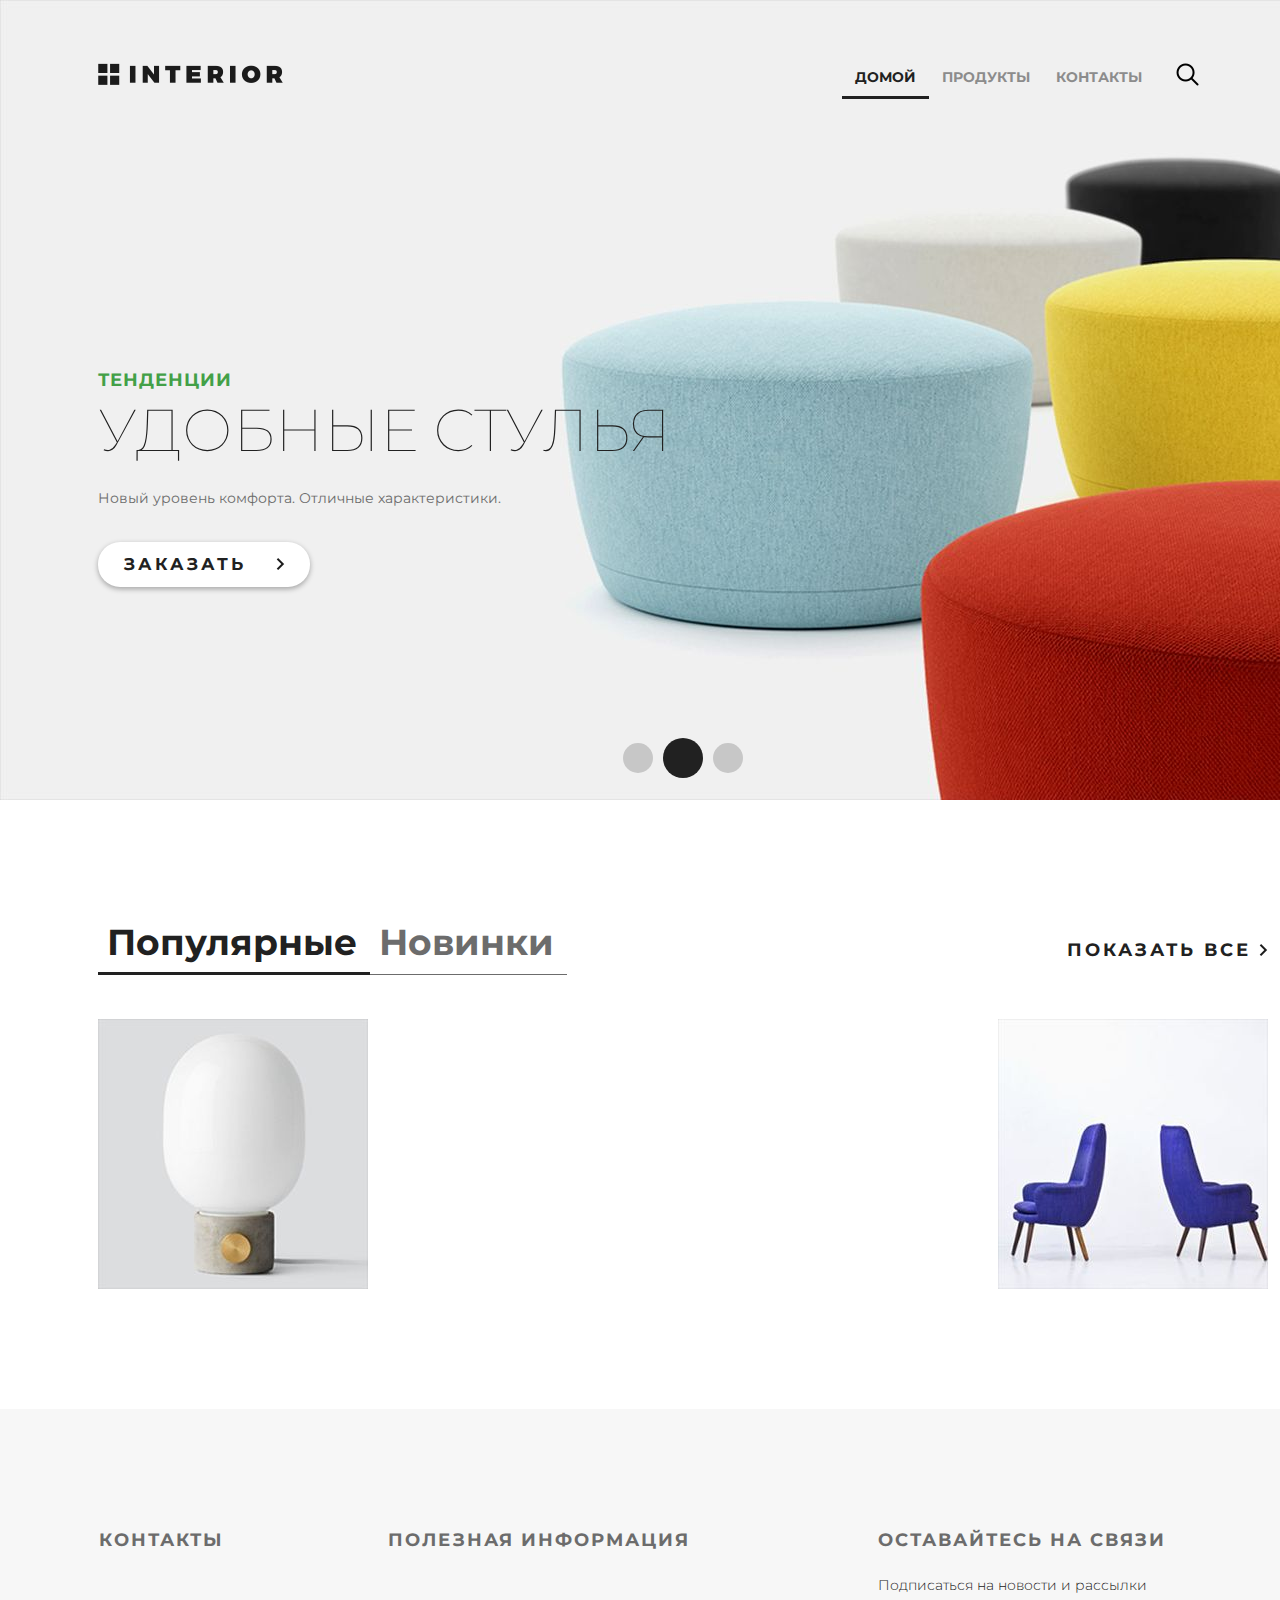
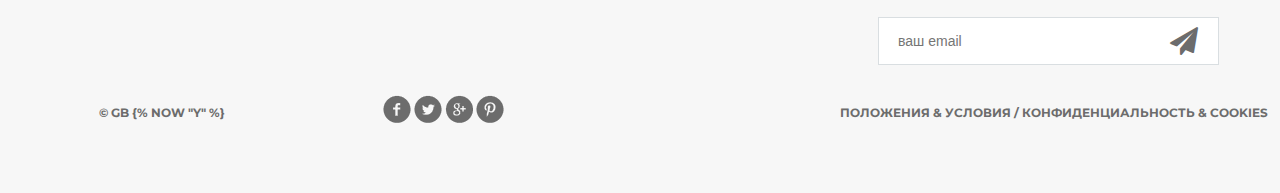
<file: geekshop/geekshop/templates/geekshop/index.html>
<!DOCTYPE html>

<html>
<head>
	<meta charset="utf-8">
	<title>Магазин</title>
	<link rel="stylesheet" type="text/css" href="../../static/geekshop/style.css">
	<link rel="stylesheet" href="../../static/geekshop/fonts/font-awesome/css/font-awesome.css">
</head>
<body>
	<div class="container">
		<div class="slider">
			<div class="header clearfix">
				<a href="/" class="logo"></a>
				<ul class="menu">
					<li><a href="/" class="active">домой</a></li>
					<li><a href="/products/">продукты</a></li>
					<li><a href="/contacts/">контакты</a></li>
				</ul>
				<a href="#" class="search"></a>
			</div>
			<div class="text-slider">
				<h3 class="green">тенденции</h3>
				<h3 class="big"> удобные стулья</h3>
				<p>Новый уровень комфорта. Отличные характеристики.</p>
				<a href="#" class="button-order">заказать <img src="../../static/geekshop/img/arrow.png" alt=""></a>
			</div>	
			<div class="navi">
				<a href="#"></a><a href="#"></a><a href="#"></a>
			</div>
		</div>

		<div class="featured">
			<div class="featured-menu">
					<a class="active" href="#">Популярные</a><a href="#">Новинки</a>
			</div>
			<a class="explore" href="#">показать все <img src="../../static/geekshop/img/arrow.png" alt=""></a>
			<div class="clearfix">
			</div>
			<div class="tab-content">
				<div class="block">
					<a href="#"><img src="../../static/geekshop/img/product-1.jpg" alt="">
						<div class="text">
							<img src="../../static/geekshop/img/icon-hover.png" alt="img">
							<h4>Отличный стул</h4>
							<p>Расположитесь комфортно. </p>
						</div> 
					</a>
				</div>
				<div class="block">
					<a href="#"><img src="../../static/geekshop/img/product-2.jpg" alt="">
						<div class="text">
							<img src="../../static/geekshop/img/icon-hover.png" alt="">
							<h4>Стул повышенного качества</h4>
							<p>Не оторваться. </p>
						</div>
					</a>
				</div>	
			</div>
		</div>
		
		<div class="clr"></div>

	</div>

    <div class="footer">
        <div class="clearfix">
            <div class="text-footer">
                <h3>контакты</h3>
            </div>
            <div class="text-footer">
                <h3>полезная информация</h3>
            </div>
            <div class="text-footer clearfix">
                <h3>Оставайтесь на связи</h3>
                <p>Подписаться на новости и рассылки</p>
                <form>
                    <input type="email" name="email" placeholder="ваш email">
                    <a href="#"><i class="fa fa-paper-plane fa-2x" aria-hidden="true"></i></a>
                </form>
            </div>
        </div>
        <p class="small">&copy; GB {% now "Y" %}</p>
        <div class="social">
            <a href="#" class="social1"></a>
            <a href="#" class="social2"></a>
            <a href="#" class="social3"></a>
            <a href="#" class="social4"></a>
        </div>
        <p class="small">Положения &amp; Условия  /  Конфиденциальность &amp; Cookies</p>
    </div>	
	
</body>
</html>
</file>
<file: geekshop/geekshop/static/geekshop/style.css>
@import url('https://fonts.googleapis.com/css?family=Montserrat:100,300,400,700');
* {
	margin: 0;
	padding: 0;
}

body {
	font-family: 'Montserrat', sans-serif;
}

html, body {
	height: 100%;
}

.clr {
	height: 384px;
}

.container {
	width: 1366px;
	margin: 0 auto;
	min-height: 100%;
}

.slider {
	height: 800px;
	background-image: url(img/slider.jpg); 
	padding-left: 98px;
	padding-right: 211px;
	position: relative;
}

.logo {
	background-image: url(img/logo.png);
	margin-top: 63px;
	width: 185px;
	height: 22px;
	float: left;
}

.menu {
	list-style-type: none;
	margin-top: 67px;
	float: right;
}
.menu li {
	float: left;
}
.menu a {
	color: #8c8c8c;
	font-size: 14px;
	font-weight: 700;
	text-align: right;
	text-transform: uppercase;
	text-decoration: none;
	padding: 10px 13px;
}
.menu .active {
	color: #212121;
	font-weight: 700;
	border-bottom: 3px solid #212121;
}
.menu a:hover {
	color: #212121;
	font-weight: 700;
	border-bottom: 3px solid #212121;
}
.menu a:active {
	color: #8c8c8c;
	font-weight: 700;
	border-bottom: 3px solid #212121;
}

.search {
	display: block;
	width: 23px;
	height: 23px;	
	background-image: url(img/search.png);
	position: absolute;
	top: 63px;
	left: 1176px;
}
.basket {
	display: block;
	width: 23px;
	height: 23px;	
	background-image: url(geekshop/geekshop/static/geekshop/img/basket.png);
	position: absolute;
	top: 63px;
	left: 1210px;
}

.clearfix:after {
	content: "";
	display: block;
	clear: both;
}
.text-slider {
	margin-top: 288px;
	position: absolute;
}

.text-slider p {
	color:  #6c6c6c;
	font-size: 14px;
	text-align: left;
	width: 458px;
	line-height: 24px;
}

.button-order {
	background-color:  #ffffff;
	box-shadow: 0px 2px 4.85px 0.15px rgba(33, 33, 33, 0.35);
	width: 212px;
	height: 45px;
	display: block;
	text-transform: uppercase;
	text-align: center;
	border-radius: 22px;
	text-decoration: none;
	color:  #212121;
	font-size: 17px;
	font-weight: 700;
	line-height: 45px;
	margin-top: 32px; 
	letter-spacing: 3px;
}
.button-order:hover {
	box-shadow: none;
}
.button-order:active {
	box-shadow: none;
	margin-top: 35px;
}
.button-order img{
	padding-left: 22px;
}

.green {
	text-transform: uppercase;
	color:  #43a047;
	font-size: 18px;
	font-weight: 700;
	text-align: left;
	margin-bottom: 22px;
	line-height: 13px;
	letter-spacing: 1px;
}

.big {
	color:  #212121;
	font-size: 59px;
	line-height: 43px;
	text-transform: uppercase;
	font-weight: 100;
	margin-bottom: 34px;
}

.navi {
	position: absolute;
	bottom: 22px;
	right: 618px;
	display: flex;
	width: 130px;
	height: 40px;
	justify-content: space-between;
	align-items: center;
}
.navi a {
	display: block;
	width: 30px;
	height: 30px;
	border-radius: 50%;
	background-color: rgba(33, 33, 33, 0.2);
	float: left;
	margin: 0px 5px;
}
.navi a:nth-child(2) {
	display: block;
	width: 40px;
	height: 40px;
	border-radius: 50%;
	background-color: #212121;
	float: left;
	margin: 0px;
}
.navi a:hover {
	width: 40px;
	height: 40px;
	background-color: #212121;
	margin: 0px;
}

.featured {
	padding-left: 98px;
	padding-right: 98px;
}
.featured-menu {
	margin-top: 120px;
	width: 300px;
	height: 49px;
	float: left;
}
.featured-menu a {
	color: #6c6c6c;
	font-size: 36px;
	font-weight: 700;
	text-align: left;
	text-decoration: none;
	border-bottom: 1px solid #6c6c6c;
	padding-bottom: 10px;
	padding-right: 13px;
	padding-left: 9px;
}
.featured-menu .active {
	font-size: 36px;
	font-weight: 700;
	text-align: left;
	color: #212121;
	border-bottom: 3px solid #212121;
	padding-bottom: 8px;
}
.featured-menu a:hover {
	font-size: 36px;
	font-weight: 700;
	color: #212121;
	border-bottom: 3px solid #212121;
	padding-bottom: 8px;
}
.featured-menu a:active {
	font-size: 36px;
	font-weight: 700;
	color: #6c6c6c;
	border-bottom: 3px solid #212121;
	padding-bottom: 8px;
}

.explore {
	text-transform: uppercase;
	color:  #212121;
	font-size: 18px;
	font-weight: 700;
	line-height: 24px;
	text-align: center;
	float: right;
	margin-top: 138px;
	letter-spacing: 3px;
	text-decoration: none;
}
.explore:hover {
	border-bottom: 3px solid #212121;
}
.explore:active {
	color: #6c6c6c;
	border-bottom: 3px solid #6c6c6c;
}

.tab-content {
	margin-top: 50px;
	display: flex;
	justify-content: space-between;
	margin-bottom: 120px;
}
.tab-content .block {
	height: 270px;
	width: 270px;
	position: relative;
}
.tab-content a .text {
	display: none;
	height: 268px;
	width: 268px;
	background-color: #ffffff;
    opacity: 0.9;
    position: absolute;
    top: 0;
    text-align: center;
    border: 1px solid #9c9c9c;
}
.tab-content a .text h4 {
	color:  #212121;
	font-size: 22px;
	font-weight: 700;
	line-height: 30px;
	text-align: center;
}
.tab-content a .text p {
	color:  #6c6c6c;
	font-size: 14px;
	font-weight: 300;
	text-align: center;
	margin: 15px 15px;
}
.tab-content a .text img {
	margin: 70px auto 0;
}
.tab-content a:hover .text {
	display: block;
}

.promo-content-1 {
	background-image: url(img/promo-img1.jpg);
	width: 683px;
	height: 683px;
	float: left;
}
.promo-content-2 {
	background-image: url(img/promo-img2.jpg);
	width: 683px;
	height: 683px;
	float: right;
}

.text-promo {
	width: 374px;
	padding-left: 52px;
	margin-top: 228px;
}
.text-promo p {
	color:  #6c6c6c;
	font-size: 14px;
	text-align: left;
	line-height: 24px;
}

.blue {
	text-transform: uppercase;
	color: #1e88e5;
	font-size: 18px;
	font-weight: 700;
	text-align: left;
	margin-bottom: 18px;
	line-height: 13px;
	letter-spacing: 1px;
}

.big-bold {
	color:  #212121;
	font-size: 36px;
	font-weight: 700;
	text-align: left;
	margin-bottom: 24px;
	line-height: 36px;
}

.trending {
	padding-left: 83px;
	padding-right: 83px;
}
.title {
	height: 152px;
	margin-right: 15px;
}
.title h2 {
	float: left;
	margin-top: 118px;
	color:  #212121;
	font-size: 36px;
	font-weight: 700;
	text-align: left;
	margin-left: 15px;

}

.trending-products {
	margin-top: 53px;
	
}
.trending-products .block a img {
	float: left;
}
.trending-products .block {
	float: left;
	margin: 15px;
	display: block;
	height: 370px;
	width: 370px;
	position: relative;
}
.trending-products a .text {
	display: none;
	height: 368px;
	width: 368px;
	background-color: #ffffff;
    opacity: 0.9;
    position: absolute;
    top: 0;
    text-align: center;
    border: 1px solid #9c9c9c;
}
.trending-products a .text h4 {
	color:  #212121;
	font-size: 30px;
	font-weight: 700;
	line-height: 30px;
	text-align: center;
}
.trending-products a .text p {
	color:  #6c6c6c;
	font-size: 20px;
	font-weight: 300;
	text-align: center;
	margin: 15px 15px;
}
.trending-products a .text img {
	float: none;
	margin-top: 80px;
}
.trending-products a:hover .text{
	display: block;
}

.hot-deal {
	margin-top: 105px;
	height: 800px;
	padding-left: 98px;
	background-image: url(img/slider-hotdeal.jpg);
	position: relative;
}
.text-hotDeal {
	width: 460px;
	margin-top: 287px;
	position: absolute;
}

.red {
	text-transform: uppercase;
	color: #e53935;
	font-size: 18px;
	font-weight: 700;
	text-align: left;
	letter-spacing: 1px;
	line-height: 17px;
	margin-bottom: 22px;
}

.exclusive {
	padding-top: 120px;
	padding-left: 98px;
	padding-right: 98px;
}
.exclusive-big {
	height: 570px;
	width: 570px;	
	float: left;
	background-image: url(img/product-1-lg.jpg);
}
.exclusive-small {
	width: 570px;
	height: 570px;
	float: right;
}
.exclusive-small .block {
		height: 270px;
		width: 270px;
		position: relative;
		float: left;
}
.exclusive-small .block:nth-child(odd) {
		margin-right: 30px;
}
.exclusive-small .block:first-child, .exclusive-small .block:nth-child(2) {
		margin-bottom: 30px;
}
.exclusive-small a .text {
	display: none;
	height: 268px;
	width: 268px;
	background-color: #ffffff;
    opacity: 0.9;
    position: absolute;
    top: 0;
    text-align: center;
    border: 1px solid #9c9c9c;
}
.exclusive-small a .text h4 {
	color:  #212121;
	font-size: 22px;
	font-weight: 700;
	line-height: 30px;
	text-align: center;
}
.exclusive-small a .text p {
	color:  #6c6c6c;
	font-size: 14px;
	font-weight: 300;
	text-align: center;
	margin: 15px 15px;
}
.exclusive-small a .text img {
	margin: 70px auto 0;
}
.exclusive-small a:hover .text {
	display: block;
}

.text-exclusive {
	width: 332px;
	padding-left: 30px;
	padding-top: 186px;
}

.mobile {
	height: 516px;
	margin-top: 90px;
	background-image: url(img/mobile-back.jpg);
	padding-left: 99px;
	position: relative;
}
.text-mobile {
	width: 450px;
	margin-top: 125px;
	position: absolute;
}

.grey {
	color:  #6c6c6c;
	font-size: 18px;
	font-weight: 700;
	line-height: 16px;
	text-align: left;
	text-transform: uppercase;
	margin-bottom: 22px;
}

.big-mobile {
	color:  #212121;
	font-size: 59px;
	line-height: 67px;
	text-transform: uppercase;
	font-weight: 100;
	margin-bottom: 26px;
}
.text-mobile a img {
	float: left;
	padding-right: 10px;
	margin-top: 33px;
}
.text-mobile p {
	font-size: 22px;
	color: #6c6c6c;
}

.footer {
	height: 384px;
	width: 1169px;
	background-color: #f7f7f7;
	padding-left: 99px;
	padding-right: 98px;
	margin: -384px auto 0;
	clear: both;
}
.footer form {
	position: relative;
}
.footer form a i {
	display: block;
	width: 21px;
	height: 21px;
	position: absolute;
	z-index: 2;
	top: 10px;
    right: 50px;
    color: #6c6c6c;
}
.text-footer {
	margin-top: 120px;
	width: 221px;
	float: left;
	margin-right: 68px;
}
.text-footer:last-child {
	margin-right: 0;
}
.text-footer h3 {
	text-transform: uppercase; 
	color:  #6c6c6c;
	font-size: 18px;
	font-weight: 700;
	text-align: left;
	margin-bottom: 22px;
	letter-spacing: 2px;
}
.text-footer p {
	color:  #212121;
	font-size: 14px;/* Приближение из-за подстановки шрифтов */
	font-weight: 300;
	line-height: 24px;/* Приближение из-за подстановки шрифтов */
	text-align: left;
	margin-bottom: 20px;
}
.text-footer a {
	text-decoration: none;
	text-transform: uppercase;
	color:  #212121;
	font-size: 14px;
	font-weight: 700;
	line-height: 26px;
	text-align: left;
}
.text-footer a:hover {
	border-bottom: 2px solid #212121;
}
.text-footer a:active {
	color: #6c6c6c;
	border-bottom: 2px solid #6c6c6c;
}

table {
	width: 100%;
}
td:first-child {
	width: 235px;
}

.text-footer:nth-child(2) {
	width: 422px;
}
.text-footer:nth-child(3) {
	width: 363px;
}
.text-footer input {
	border-width: 1px;
	border-color:  #d9dee1;
	border-style: solid;
	background-color:  #ffffff;
	width: 250px;
	height: 46px;
	outline: none;
	color:  #6c6c6c;
	font-size: 14px;
	font-weight: 300;
	line-height: 22px;
	text-align: left;
	padding-left: 19px;
	padding-right: 70px;
}
.text-footer input:focus {
	border-width: 1px;
	border-color:  #6c6c6c;
	border-style: solid;
}
.footer .small {
	text-transform: uppercase;
	float: left;
	color:  #6c6c6c;
	font-size: 12px;
	font-weight: 700;
	line-height: 26px;
	text-align: left;
	margin-top: 35px;
}

.social {
	height: 28px;
	width: 121px;
	float: left;
	margin-left: 158px;
	margin-top: 30px;
}
.social1{
	background: url(img/social-links.png);
	height: 28px;
	width: 28px;
	float: left;

}
.social2{
	background: url(img/social-links.png);
	background-position: -34px 0px;
	height: 28px;
	width: 28px;
	float: left;
	margin-left: 3px;
}
.social3{
	background: url(img/social-links.png);
	background-position: -67px 0px;
	height: 28px;
	width: 28px;
	float: left;
	margin-left: 3px;
}
.social4{
	background: url(img/social-links.png);
	background-position: -101px 0px;
	height: 28px;
	width: 28px;
	float: left;
	margin-left: 3px;
}

.footer .small:nth-child(4) {
	float: right;
}

.hero {
	background-color: #f5f5f5;
	height: 360px;
	padding-left: 98px;
	padding-right: 211px;
	position: relative;
}
.hero h1 {
	color:  #212121;
	font-size: 62px;
	font-weight: 100;
	text-align: left;
	margin-top: 142px;
	text-transform: uppercase;
	/*text-transform: capitalize;*/
}

.location {
	padding: 0px 97px;
}
.location-1 {
	height: 368px;
	width: 368px;
	border: 1px solid #9c9c9c;
	margin: 71px 28px 122px 0px;
	float: left;
}
.location-1:last-child {
	margin: 71px 0px 122px 0px;
}
.location i {
	display: block;
	margin: 48px auto 0px;
	width: 38px;
}
.location h4 {
	margin: 23px auto 23px;
	text-transform: uppercase;
	text-align: center;
	color: #212121;
	font-size: 22px;
	font-weight: 700;
	line-height: 16px;
}

.contacts {
	text-align: center;
	margin-bottom: 15px;
	line-height: 14px;
	color:  #212121;
	font-size: 14px;
	font-weight: 700;
}
.contacts h5 {
	color: #6c6c6c;
	font-size: 14px;
	font-weight: 700;
}

.tab-control {
	text-transform: uppercase;
	list-style-type: none;
	margin-top: 71px;
	margin-left: 15px;
}
.tab-control li {
	float: left;
	border-bottom: 1px solid #6c6c6c;
	padding-bottom: 19px;	
} 
.tab-control a {
	color: #6c6c6c;
	font-size: 18px;
	font-weight: 700;
	text-decoration: none;
	padding: 0px 35px 16px 7px;
	letter-spacing: 1px;
}
.tab-control .active {
	border-bottom: 3px solid #212121;
	color: #212121;
}
.tab-control a:hover {
	color: #212121;
	font-weight: 700;
	border-bottom: 3px solid #212121;
}
.tab-control a:active {
	color: #8c8c8c;
	font-weight: 700;
	border-bottom: 3px solid #212121;
}

.products-box {
	padding: 0px 83px;
}
.products {
	margin-top: 50px;
	margin-bottom: 56px;
}
.products .block a img {
	float: left;
}
.products .block {
	float: left;
	margin: 15px;
	display: block;
	height: 370px;
	width: 370px;
	position: relative;
}
.products a .text {
	display: none;
	height: 368px;
	width: 368px;
	background-color: #ffffff;
    opacity: 0.9;
    position: absolute;
    top: 0;
    text-align: center;
    border: 1px solid #9c9c9c;
}
.products a .text h4 {
	color:  #212121;
	font-size: 30px;
	font-weight: 700;
	line-height: 30px;
	text-align: center;
}
.products a .text p {
	color:  #6c6c6c;
	font-size: 20px;
	font-weight: 300;
	text-align: center;
	margin: 15px 15px;
}
.products a .text img {
	float: none;
	margin-top: 80px;
}
.products a:hover .text{
	display: block;
}

.loading {
	text-align: center;
	margin-bottom: 140px;
}

.hero-white {
	background-color: #fff;
	height: 119px;
	padding-left: 98px;
	padding-right: 211px;
	position: relative;
}

.links {
	height: 70px;
	background-color: #f4f4f4;
	position: relative;
	padding-left: 360px;
}
.links-menu {
	margin:	27px auto 0px;	
	position: absolute;
}
.links-menu li {
	float: left;
	list-style-type: none;
	padding-right: 42px;
}
.links-menu li a {
	text-decoration: none;
	color:  #6c6c6c;
	font-size: 18px;
	font-weight: 700;
	text-transform: uppercase;
}
.links-menu .active {
	color:  #212121;
	font-size: 18px;
	font-weight: 700;
}
.links-menu li a:hover {
	color:  #212121;
	font-size: 18px;
	font-weight: 700;
}
.links-menu li a:active {
	color:  #6c6c6c;
	font-size: 18px;
	font-weight: 700;
}

.details-products {
	padding-left: 98px;
	padding-right: 98px;
	margin-top: 98px;
	height: 651px; 
}
.details-slider {
	width: 570px;
	float: left;
	margin-right: 30px;
}
.slider-product {
	width: 570px;
	height: 570px;
}
.slider-control {
	width: 420px;
	height: 70px;
	margin: 11px auto 0px;
	padding-left: 150px
}
.slider-control .block {
	height: 70px;
	width: 70px;
	position: relative;
	float: left;
	margin-right: 10px;
}
.slider-control a .text {
	display: none;
	height: 70px;
	width: 70px;
	background-color: #fff;
    opacity: 0.7;
    position: absolute;
    top: 0;    
}
.slider-control a:hover .text {
	display: block;
}

.description {
	width: 535px;
	float: right;
	padding-left: 35px
}
.description .big-bold {
	/*text-transform: capitalize;*/
	color:  #212121;
	font-size: 36px;
	font-weight: 700;
	text-align: center;
	margin-top: 47px;
	margin-bottom: 0px;
}
.description .red {
	text-transform: uppercase;
	color: #e53935;
	font-size: 18px;
	font-weight: 700;
	text-align: center;
	letter-spacing: 1px;
	line-height: 17px;
	margin-top: 23px;
	margin-bottom: 36px;
}
.description .price {
	color:  #212121;
	font-size: 72px;
	font-weight: 300;
	line-height: 48px;
	text-align: center;
}
.description .price span {
	color:  #212121;
	font-size: 36px;
	font-weight: 300;
	line-height: 48px;
	text-align: center;
}

.red-button {
	display: block;
	height: 71px;
	width: 510px;
	border-radius: 35px;
	background-color: #f44336;
	text-align: center;
	text-transform: uppercase;
	text-decoration: none;
	color:  #ffffff;
	font-size: 22px;
	font-weight: 700;
	line-height: 24px;
	box-shadow: 0px 2px 4.85px 0.15px rgba(33, 33, 33, 0.35);
	line-height: 70px;
	letter-spacing: 6px;
	margin-top: 31px;
}
.red-button:hover {
	box-shadow: none;
}
.red-button:active {
	box-shadow: none;
	background-color: #d41306;
}

.description-text {
	margin-top: 50px;
	color:  #212121;
	font-size: 16px;
	font-weight: 300;
	line-height: 24px;
	text-align: left;
}
.description-text p {
	margin-bottom: 0.5em;
}

.related {
	padding: 0px 98px;
}
.related .title {
	height: 343px;
	margin-right: 0;
}
.related .title h2 {
	margin-top: 245px;
}
.related .title .explore {
	margin-top: 262px;
}
.related-products {
	margin-bottom: 120px;
}
.related-products .block a img {
	float: left;
}
.related-products .block {
	float: left;
	margin-right: 30px;
	display: block;
	height: 370px;
	width: 370px;
	position: relative;
}
.related-products .block:nth-child(3n) {
	margin-right: 0px;
}
.related-products a .text {
	display: none;
	height: 368px;
	width: 368px;
	background-color: #ffffff;
    opacity: 0.9;
    position: absolute;
    top: 0;
    text-align: center;
    border: 1px solid #9c9c9c;
}
.related-products a .text h4 {
	color:  #212121;
	font-size: 30px;
	font-weight: 700;
	line-height: 30px;
	text-align: center;
}
.related-products a .text p {
	color:  #6c6c6c;
	font-size: 20px;
	font-weight: 300;
	text-align: center;
	margin: 15px 15px;
}
.related-products a .text img {
	float: none;
	margin-top: 80px;
}
.related-products a:hover .text{
	display: block;
}
</file>
